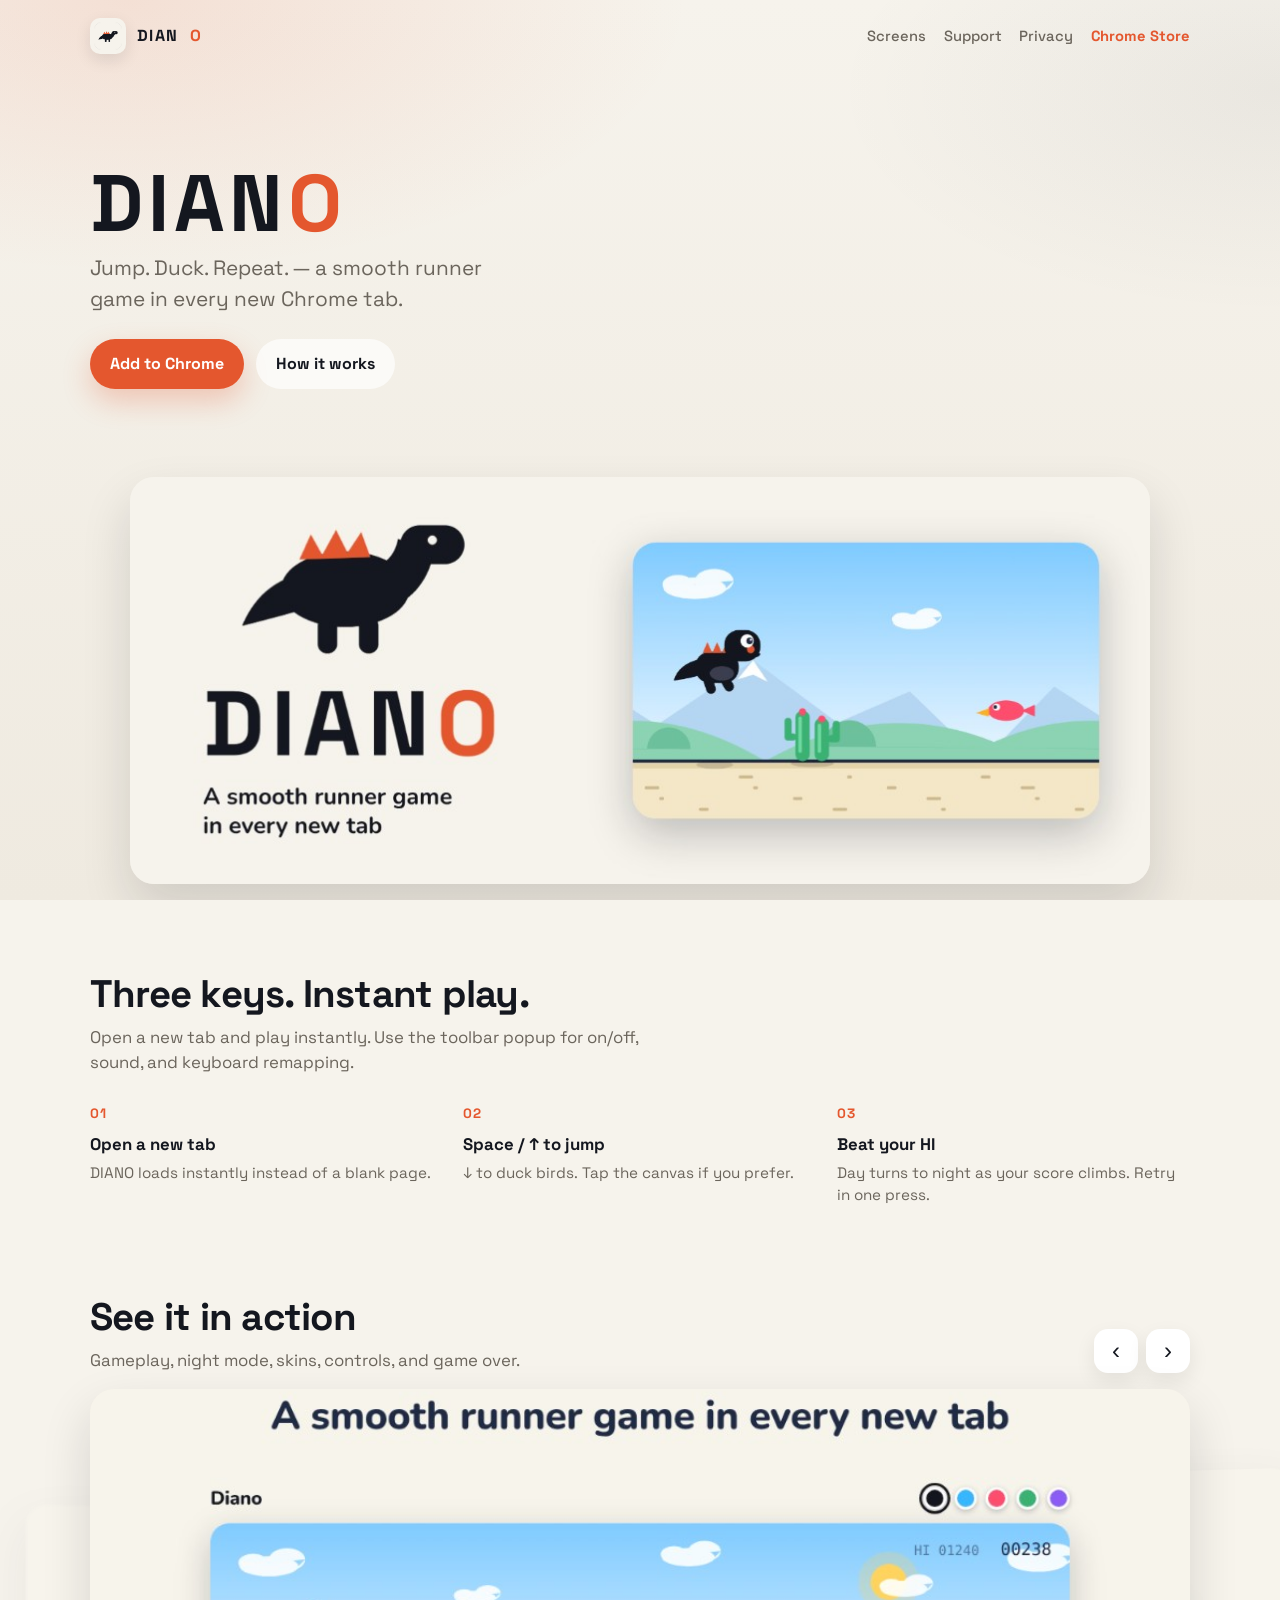
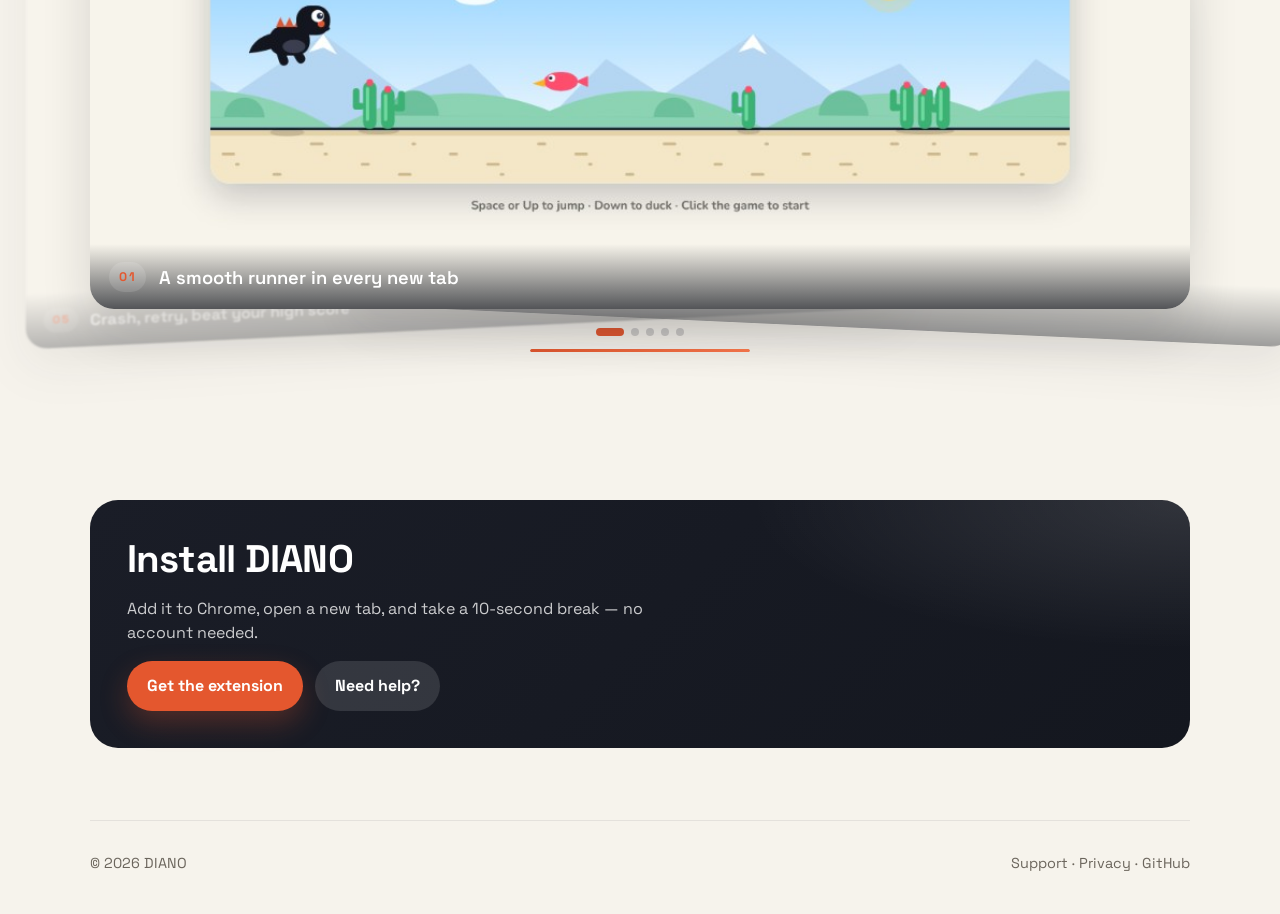
<file: docs/index.html>
<!DOCTYPE html>
<html lang="en">
<head>
  <meta charset="UTF-8" />
  <meta name="viewport" content="width=device-width, initial-scale=1" />
  <title>DIANO — Runner in every new tab</title>
  <meta name="description" content="DIANO turns every Chrome new tab into a smooth runner game. Jump, duck, beat your high score." />
  <meta property="og:title" content="DIANO" />
  <meta property="og:description" content="Jump. Duck. Repeat. A smooth runner in every new tab." />
  <meta property="og:image" content="assets/promo-marquee.jpg" />
  <link rel="icon" href="assets/favicon.png" />
  <link rel="preconnect" href="https://fonts.googleapis.com" />
  <link rel="preconnect" href="https://fonts.gstatic.com" crossorigin />
  <link href="https://fonts.googleapis.com/css2?family=Space+Grotesk:wght@500;700&display=swap" rel="stylesheet" />
  <link rel="stylesheet" href="styles.css" />
</head>
<body>
  <header class="hero">
    <div class="wrap">
      <nav class="nav" aria-label="Primary">
        <a class="nav-brand" href="./">
          <img src="assets/favicon.png" alt="" width="36" height="36" />
          DIAN<span>O</span>
        </a>
        <div class="nav-links">
          <a href="#screens">Screens</a>
          <a href="support.html">Support</a>
          <a href="privacy.html">Privacy</a>
          <a class="accent" href="https://chromewebstore.google.com/" target="_blank" rel="noopener">Chrome Store</a>
        </div>
      </nav>

      <div class="hero-inner">
        <h1>DIAN<span>O</span></h1>
        <p class="lede">Jump. Duck. Repeat. — a smooth runner game in every new Chrome tab.</p>
        <div class="cta-row">
          <a class="btn btn-accent" href="https://chromewebstore.google.com/" target="_blank" rel="noopener">Add to Chrome</a>
          <a class="btn btn-ghost" href="#how">How it works</a>
        </div>
      </div>

      <figure class="hero-art">
        <img src="assets/promo-marquee.jpg" alt="DIANO — Jump. Duck. Repeat." width="1400" height="560" />
      </figure>
    </div>
  </header>

  <main>
    <section class="section" id="how">
      <div class="wrap">
        <h2>Three keys. Instant play.</h2>
        <p class="sub">Open a new tab and play instantly. Use the toolbar popup for on/off, sound, and keyboard remapping.</p>
        <div class="steps">
          <div class="step">
            <strong>Open a new tab</strong>
            <p>DIANO loads instantly instead of a blank page.</p>
          </div>
          <div class="step">
            <strong>Space / ↑ to jump</strong>
            <p>↓ to duck birds. Tap the canvas if you prefer.</p>
          </div>
          <div class="step">
            <strong>Beat your HI</strong>
            <p>Day turns to night as your score climbs. Retry in one press.</p>
          </div>
        </div>
      </div>
    </section>

    <section class="section" id="screens" style="padding-top:1rem">
      <div class="wrap">
        <div class="carousel-head">
          <div>
            <h2>See it in action</h2>
            <p class="sub">Gameplay, night mode, skins, controls, and game over.</p>
          </div>
          <div class="carousel-tools" aria-hidden="false">
            <button type="button" class="carousel-btn" id="carouselPrev" aria-label="Previous screenshot">‹</button>
            <button type="button" class="carousel-btn" id="carouselNext" aria-label="Next screenshot">›</button>
          </div>
        </div>

        <div
          class="carousel"
          id="carousel"
          tabindex="0"
          role="region"
          aria-roledescription="carousel"
          aria-label="DIANO screenshots"
        >
          <div class="carousel-stage">
            <article class="carousel-card is-active" data-i="0">
              <img src="assets/shot-gameplay.jpg" alt="DIANO gameplay" width="1024" height="640" />
              <div class="carousel-meta">
                <span class="carousel-index">01</span>
                <p>A smooth runner in every new tab</p>
              </div>
            </article>
            <article class="carousel-card" data-i="1">
              <img src="assets/shot-night.jpg" alt="Night mode" width="1024" height="640" />
              <div class="carousel-meta">
                <span class="carousel-index">02</span>
                <p>Day turns to night as your score climbs</p>
              </div>
            </article>
            <article class="carousel-card" data-i="2">
              <img src="assets/shot-skins.jpg" alt="Runner skins" width="1024" height="640" />
              <div class="carousel-meta">
                <span class="carousel-index">03</span>
                <p>Pick the runner colour you like</p>
              </div>
            </article>
            <article class="carousel-card" data-i="3">
              <img src="assets/shot-controls.jpg" alt="Controls" width="1024" height="640" />
              <div class="carousel-meta">
                <span class="carousel-index">04</span>
                <p>Space to jump. Down to duck.</p>
              </div>
            </article>
            <article class="carousel-card" data-i="4">
              <img src="assets/shot-gameover.jpg" alt="Game over" width="1024" height="640" />
              <div class="carousel-meta">
                <span class="carousel-index">05</span>
                <p>Crash, retry, beat your high score</p>
              </div>
            </article>
          </div>

          <div class="carousel-rail" role="tablist" aria-label="Screenshot dots">
            <button type="button" class="carousel-dot is-on" role="tab" aria-selected="true" aria-label="Slide 1" data-go="0"></button>
            <button type="button" class="carousel-dot" role="tab" aria-selected="false" aria-label="Slide 2" data-go="1"></button>
            <button type="button" class="carousel-dot" role="tab" aria-selected="false" aria-label="Slide 3" data-go="2"></button>
            <button type="button" class="carousel-dot" role="tab" aria-selected="false" aria-label="Slide 4" data-go="3"></button>
            <button type="button" class="carousel-dot" role="tab" aria-selected="false" aria-label="Slide 5" data-go="4"></button>
          </div>
          <div class="carousel-progress" aria-hidden="true"><span id="carouselProgress"></span></div>
        </div>
      </div>
    </section>

    <section class="section">
      <div class="wrap">
        <div class="cta-band">
          <h2>Install DIANO</h2>
          <p>Add it to Chrome, open a new tab, and take a 10-second break — no account needed.</p>
          <div class="cta-row">
            <a class="btn btn-accent" href="https://chromewebstore.google.com/" target="_blank" rel="noopener">Get the extension</a>
            <a class="btn btn-ghost" href="support.html">Need help?</a>
          </div>
        </div>
      </div>
    </section>
  </main>

  <footer class="wrap footer">
    <span>© <span id="y"></span> DIANO</span>
    <div>
      <a href="support.html">Support</a>
      ·
      <a href="privacy.html">Privacy</a>
      ·
      <a href="https://github.com/beingamit4197/diano" target="_blank" rel="noopener">GitHub</a>
    </div>
  </footer>
  <script src="carousel.js"></script>
  <script>document.getElementById("y").textContent = new Date().getFullYear();</script>
</body>
</html>
</file>
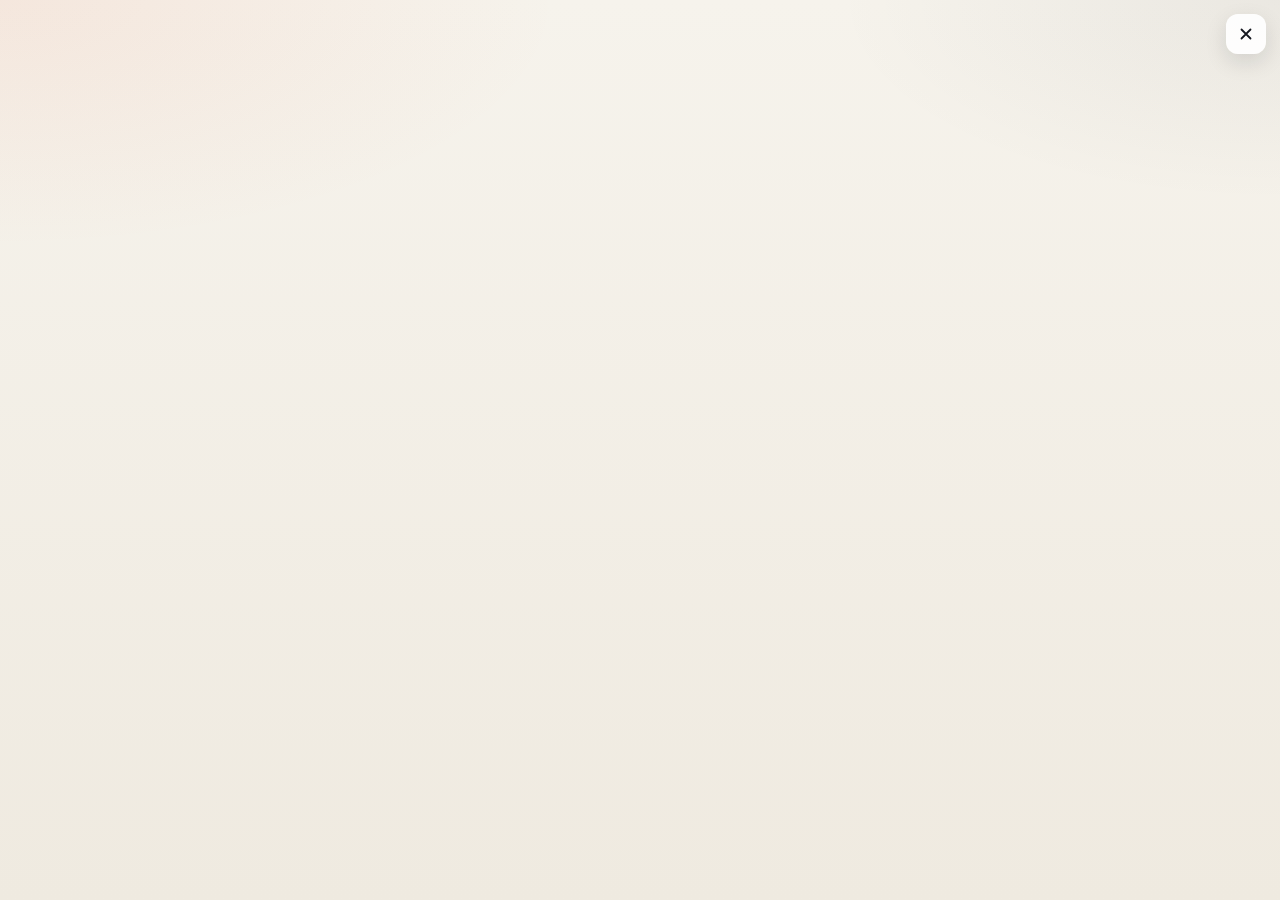
<file: newtab.html>
<!DOCTYPE html>
<html lang="en">
<head>
  <meta charset="UTF-8" />
  <meta name="viewport" content="width=device-width, initial-scale=1" />
  <meta name="theme-color" content="#F6F3EC" />
  <title>New Tab</title>
  <link rel="preconnect" href="https://fonts.googleapis.com" />
  <link rel="preconnect" href="https://fonts.gstatic.com" crossorigin />
  <link href="https://fonts.googleapis.com/css2?family=Space+Grotesk:wght@500;700&display=swap" rel="stylesheet" />
  <link rel="stylesheet" href="style.css" />
  <link rel="stylesheet" href="search.css" />
</head>
<body>
  <div class="top-bar">
    <button type="button" class="close-ntp" id="closeNtp" title="Back to Chrome new tab" aria-label="Close and open Chrome new tab">
      <svg viewBox="0 0 24 24" aria-hidden="true" fill="none" stroke="currentColor" stroke-width="2.4" stroke-linecap="round">
        <path d="M6 6l12 12M18 6L6 18" />
      </svg>
    </button>
  </div>

  <div id="game-root" class="view" hidden>
    <main>
      <header>
        <div class="brand-lockup">
          <img class="brand-mark" src="icons/icon128.png" alt="" width="44" height="44" />
          <h1>DIAN<span>O</span></h1>
        </div>
        <div id="skins" role="group" aria-label="Runner colour">
          <button type="button" data-skin="0" class="skin" style="--c:#38B6FF" aria-label="Blue runner"></button>
          <button type="button" data-skin="1" class="skin" style="--c:#E4572E" aria-label="Orange runner"></button>
          <button type="button" data-skin="2" class="skin" style="--c:#3BB273" aria-label="Green runner"></button>
          <button type="button" data-skin="3" class="skin" style="--c:#8B5CF6" aria-label="Purple runner"></button>
        </div>
      </header>
      <canvas id="c" tabindex="0" aria-label="DIANO runner game"></canvas>
      <p class="hint" id="hint">Loading controls…</p>
    </main>
  </div>

  <div id="search-root" class="view" hidden>
    <div class="search-shell">
      <img class="search-logo" src="icons/logo-256.png" alt="DIANO" width="200" height="198" />
      <p class="search-sub">Game is turned off. Search the web, or enable DIANO from the extension popup.</p>
      <form class="search-form" action="https://www.google.com/search" method="get" role="search">
        <input
          class="search-input"
          type="search"
          name="q"
          placeholder="Search Google"
          autocomplete="off"
          autofocus
        />
        <button class="search-btn" type="submit">Search</button>
      </form>
      <p class="search-tip">Toolbar → DIANO icon → turn <strong>Game on new tab</strong> ON</p>
    </div>
  </div>

  <script src="sounds.js"></script>
  <script src="newtab.js"></script>
</body>
</html>
</file>
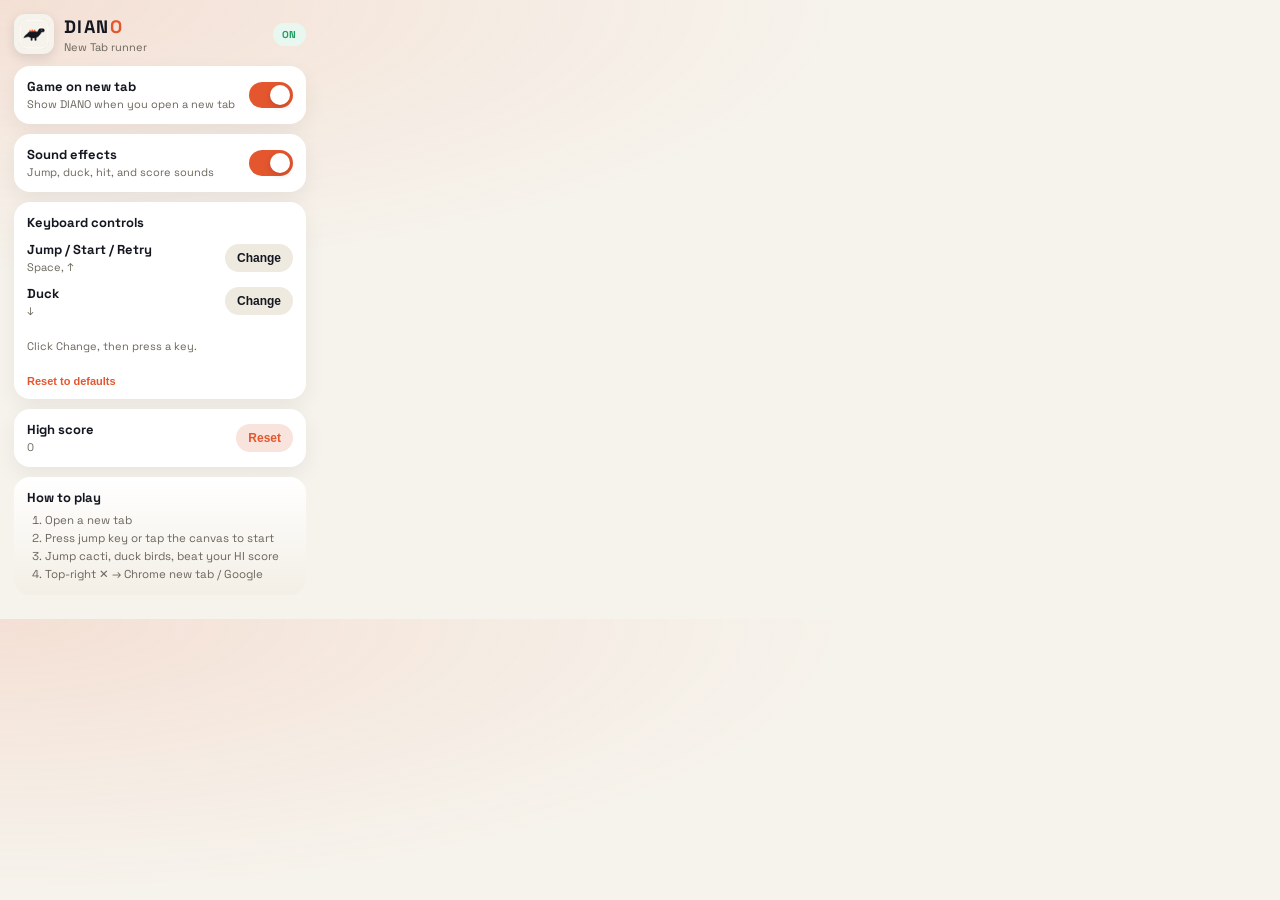
<file: popup.html>
<!DOCTYPE html>
<html lang="en">
<head>
  <meta charset="UTF-8" />
  <meta name="viewport" content="width=device-width, initial-scale=1" />
  <title>DIANO</title>
  <link rel="preconnect" href="https://fonts.googleapis.com" />
  <link rel="preconnect" href="https://fonts.gstatic.com" crossorigin />
  <link href="https://fonts.googleapis.com/css2?family=Space+Grotesk:wght@500;700&display=swap" rel="stylesheet" />
  <link rel="stylesheet" href="popup.css" />
</head>
<body>
  <header class="header">
    <div class="brand">
      <img src="icons/icon48.png" alt="" width="40" height="40" />
      <div>
        <h1>DIAN<span>O</span></h1>
        <p class="tag">New Tab runner</p>
      </div>
    </div>
    <div class="status" id="statusPill" data-on="true">ON</div>
  </header>

  <section class="card">
    <div class="row">
      <div class="row-text">
        <strong>Game on new tab</strong>
        <span>Show DIANO when you open a new tab</span>
      </div>
      <label class="switch">
        <input type="checkbox" id="enabled" checked />
        <span class="slider"></span>
      </label>
    </div>
  </section>

  <section class="card">
    <div class="row">
      <div class="row-text">
        <strong>Sound effects</strong>
        <span>Jump, duck, hit, and score sounds</span>
      </div>
      <label class="switch">
        <input type="checkbox" id="sound" checked />
        <span class="slider"></span>
      </label>
    </div>
  </section>

  <section class="card stack">
    <div class="section-label">Keyboard controls</div>
    <div class="key-row">
      <div>
        <strong>Jump / Start / Retry</strong>
        <span id="jumpLabel">Space, ↑</span>
      </div>
      <button type="button" class="chip" id="bindJump">Change</button>
    </div>
    <div class="key-row">
      <div>
        <strong>Duck</strong>
        <span id="duckLabel">↓</span>
      </div>
      <button type="button" class="chip" id="bindDuck">Change</button>
    </div>
    <p class="hint" id="bindHint">Click Change, then press a key.</p>
    <button type="button" class="link-btn" id="resetKeys">Reset to defaults</button>
  </section>

  <section class="card">
    <div class="row">
      <div class="row-text">
        <strong>High score</strong>
        <span id="hiScore">0</span>
      </div>
      <button type="button" class="chip danger" id="resetHi">Reset</button>
    </div>
  </section>

  <section class="card tip">
    <div class="tip-title">How to play</div>
    <ol>
      <li>Open a new tab</li>
      <li>Press jump key or tap the canvas to start</li>
      <li>Jump cacti, duck birds, beat your HI score</li>
      <li>Top-right ✕ → Chrome new tab / Google</li>
    </ol>
  </section>

  <script src="popup.js"></script>
</body>
</html>
</file>
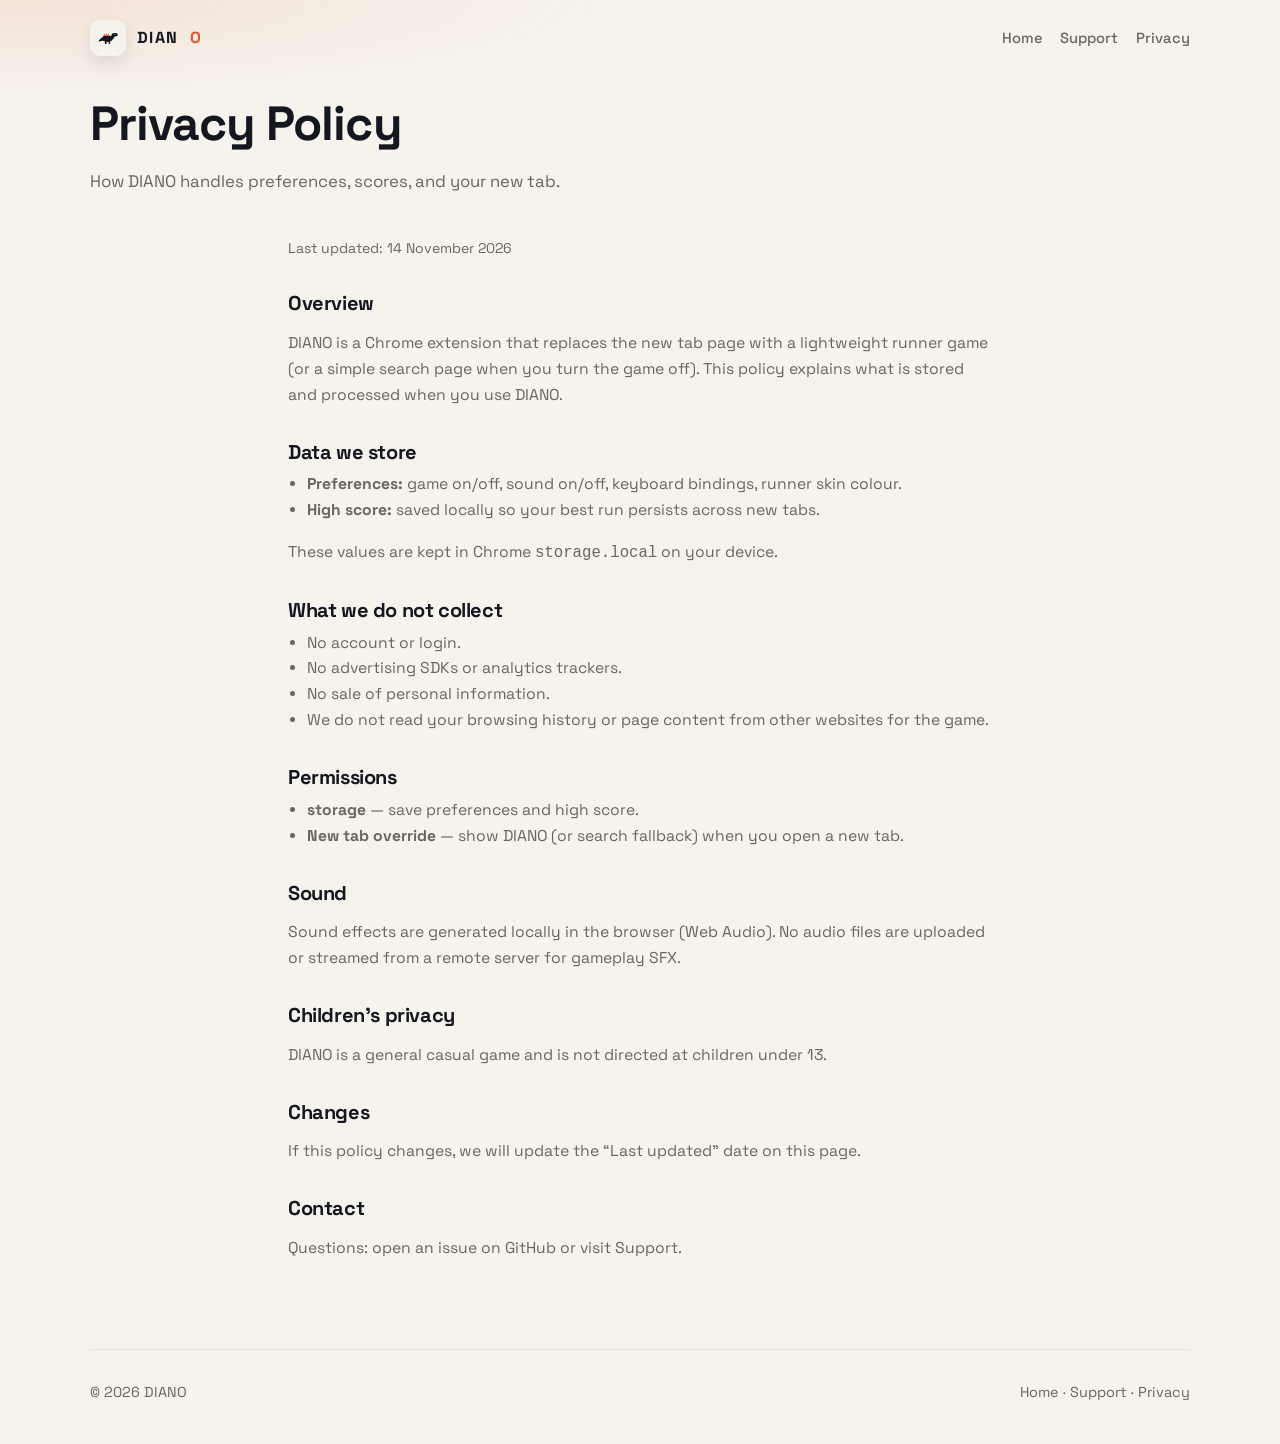
<file: docs/privacy.html>
<!DOCTYPE html>
<html lang="en">
<head>
  <meta charset="UTF-8" />
  <meta name="viewport" content="width=device-width, initial-scale=1" />
  <title>Privacy Policy — DIANO</title>
  <meta name="description" content="Privacy Policy for the DIANO Chrome new-tab runner extension." />
  <link rel="icon" href="assets/favicon.png" />
  <link rel="preconnect" href="https://fonts.googleapis.com" />
  <link rel="preconnect" href="https://fonts.gstatic.com" crossorigin />
  <link href="https://fonts.googleapis.com/css2?family=Space+Grotesk:wght@500;700&display=swap" rel="stylesheet" />
  <link rel="stylesheet" href="styles.css" />
</head>
<body>
  <div class="page-hero">
    <div class="wrap">
      <nav class="nav" aria-label="Primary">
        <a class="nav-brand" href="./">
          <img src="assets/favicon.png" alt="" width="36" height="36" />
          DIAN<span>O</span>
        </a>
        <div class="nav-links">
          <a href="./">Home</a>
          <a href="support.html">Support</a>
          <a href="privacy.html" aria-current="page">Privacy</a>
        </div>
      </nav>
      <h1>Privacy Policy</h1>
      <p>How DIANO handles preferences, scores, and your new tab.</p>
    </div>
  </div>

  <main class="section" style="padding-top:0.5rem">
    <div class="wrap prose">
      <p class="updated">Last updated: 14 November 2026</p>

      <h2>Overview</h2>
      <p>
        DIANO is a Chrome extension that replaces the new tab page with a lightweight runner game
        (or a simple search page when you turn the game off). This policy explains what is stored
        and processed when you use DIANO.
      </p>

      <h2>Data we store</h2>
      <ul>
        <li><strong>Preferences:</strong> game on/off, sound on/off, keyboard bindings, runner skin colour.</li>
        <li><strong>High score:</strong> saved locally so your best run persists across new tabs.</li>
      </ul>
      <p>These values are kept in Chrome <code>storage.local</code> on your device.</p>

      <h2>What we do not collect</h2>
      <ul>
        <li>No account or login.</li>
        <li>No advertising SDKs or analytics trackers.</li>
        <li>No sale of personal information.</li>
        <li>We do not read your browsing history or page content from other websites for the game.</li>
      </ul>

      <h2>Permissions</h2>
      <ul>
        <li><strong>storage</strong> — save preferences and high score.</li>
        <li><strong>New tab override</strong> — show DIANO (or search fallback) when you open a new tab.</li>
      </ul>

      <h2>Sound</h2>
      <p>
        Sound effects are generated locally in the browser (Web Audio). No audio files are uploaded
        or streamed from a remote server for gameplay SFX.
      </p>

      <h2>Children’s privacy</h2>
      <p>DIANO is a general casual game and is not directed at children under 13.</p>

      <h2>Changes</h2>
      <p>If this policy changes, we will update the “Last updated” date on this page.</p>

      <h2>Contact</h2>
      <p>
        Questions: open an issue on
        <a href="https://github.com/beingamit4197/diano/issues" target="_blank" rel="noopener">GitHub</a>
        or visit <a href="support.html">Support</a>.
      </p>
    </div>
  </main>

  <footer class="wrap footer">
    <span>© <span id="y"></span> DIANO</span>
    <div>
      <a href="./">Home</a>
      ·
      <a href="support.html">Support</a>
      ·
      <a href="privacy.html">Privacy</a>
    </div>
  </footer>
  <script>document.getElementById("y").textContent = new Date().getFullYear();</script>
</body>
</html>
</file>
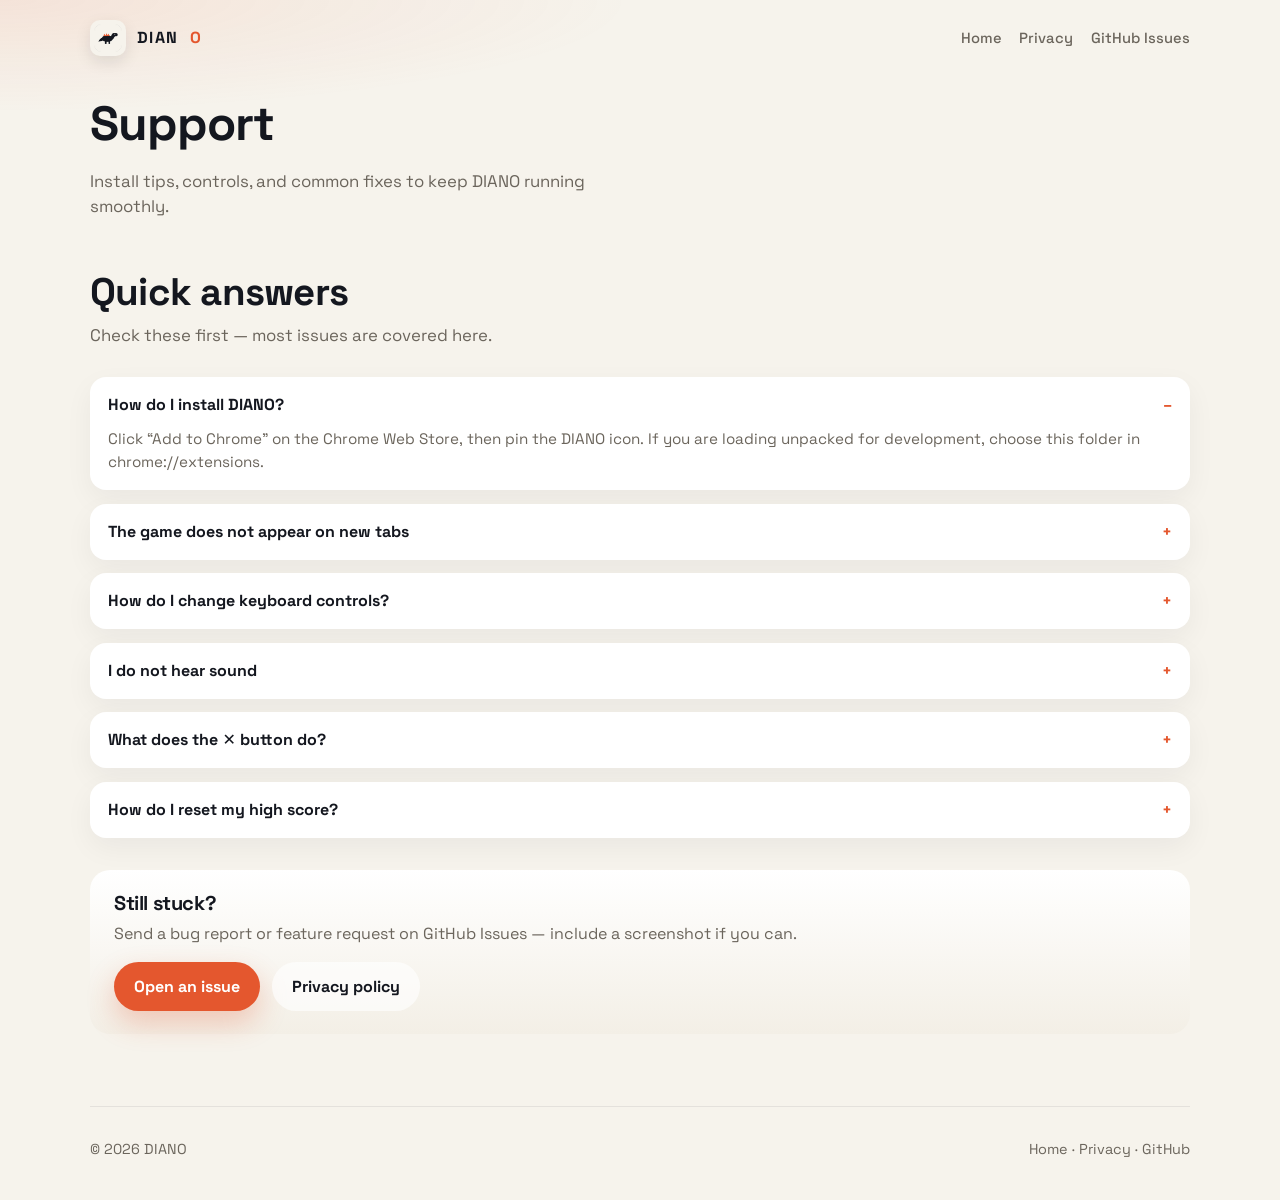
<file: docs/support.html>
<!DOCTYPE html>
<html lang="en">
<head>
  <meta charset="UTF-8" />
  <meta name="viewport" content="width=device-width, initial-scale=1" />
  <title>Support — DIANO</title>
  <meta name="description" content="Help and support for the DIANO Chrome new-tab runner." />
  <link rel="icon" href="assets/favicon.png" />
  <link rel="preconnect" href="https://fonts.googleapis.com" />
  <link rel="preconnect" href="https://fonts.gstatic.com" crossorigin />
  <link href="https://fonts.googleapis.com/css2?family=Space+Grotesk:wght@500;700&display=swap" rel="stylesheet" />
  <link rel="stylesheet" href="styles.css" />
</head>
<body>
  <div class="page-hero">
    <div class="wrap">
      <nav class="nav" aria-label="Primary">
        <a class="nav-brand" href="./">
          <img src="assets/favicon.png" alt="" width="36" height="36" />
          DIAN<span>O</span>
        </a>
        <div class="nav-links">
          <a href="./">Home</a>
          <a href="privacy.html">Privacy</a>
          <a href="https://github.com/beingamit4197/diano/issues" target="_blank" rel="noopener">GitHub Issues</a>
        </div>
      </nav>
      <h1>Support</h1>
      <p>Install tips, controls, and common fixes to keep DIANO running smoothly.</p>
    </div>
  </div>

  <main class="section" style="padding-top:1rem">
    <div class="wrap">
      <h2>Quick answers</h2>
      <p class="sub">Check these first — most issues are covered here.</p>

      <div class="faq">
        <details open>
          <summary>How do I install DIANO?</summary>
          <p>Click “Add to Chrome” on the Chrome Web Store, then pin the DIANO icon. If you are loading unpacked for development, choose this folder in chrome://extensions.</p>
        </details>
        <details>
          <summary>The game does not appear on new tabs</summary>
          <p>Open the toolbar popup and turn <strong>Game on new tab</strong> ON. Then open a fresh new tab. Refresh older tabs if needed.</p>
        </details>
        <details>
          <summary>How do I change keyboard controls?</summary>
          <p>Open the extension popup → Jump / Duck → <strong>Change</strong> → press a new key. Press Esc to cancel. Use Reset to defaults for Space / ↑ / ↓.</p>
        </details>
        <details>
          <summary>I do not hear sound</summary>
          <p>Turn Sound effects ON in the popup. The browser unlocks audio after the first jump or start — press Space once.</p>
        </details>
        <details>
          <summary>What does the ✕ button do?</summary>
          <p>The top-right ✕ on the new tab takes you back to Chrome’s default new tab page or Google when you want normal browsing.</p>
        </details>
        <details>
          <summary>How do I reset my high score?</summary>
          <p>Popup → High score → Reset. Only the local HI value is cleared.</p>
        </details>
      </div>

      <div class="contact">
        <h2>Still stuck?</h2>
        <p>Send a bug report or feature request on GitHub Issues — include a screenshot if you can.</p>
        <div class="cta-row">
          <a class="btn btn-accent" href="https://github.com/beingamit4197/diano/issues/new" target="_blank" rel="noopener">Open an issue</a>
          <a class="btn btn-ghost" href="privacy.html">Privacy policy</a>
        </div>
      </div>
    </div>
  </main>

  <footer class="wrap footer">
    <span>© <span id="y"></span> DIANO</span>
    <div>
      <a href="./">Home</a>
      ·
      <a href="privacy.html">Privacy</a>
      ·
      <a href="https://github.com/beingamit4197/diano" target="_blank" rel="noopener">GitHub</a>
    </div>
  </footer>
  <script>document.getElementById("y").textContent = new Date().getFullYear();</script>
</body>
</html>
</file>
<file: docs/styles.css>
:root {
  --ink: #14171f;
  --accent: #e4572e;
  --cream: #f6f3ec;
  --cream-2: #efeae0;
  --muted: #6b655c;
  --white: #fff;
  --ease: cubic-bezier(0.22, 1, 0.36, 1);
  --font: "Space Grotesk", system-ui, sans-serif;
}

*, *::before, *::after { box-sizing: border-box; }
html { scroll-behavior: smooth; }
body {
  margin: 0;
  font-family: var(--font);
  color: var(--ink);
  background: var(--cream);
  line-height: 1.5;
  -webkit-font-smoothing: antialiased;
}
img { max-width: 100%; display: block; }
a { color: inherit; text-decoration: none; }

.wrap {
  width: min(1100px, calc(100% - 2.5rem));
  margin-inline: auto;
}

/* Nav */
.nav {
  position: relative;
  z-index: 5;
  display: flex;
  align-items: center;
  justify-content: space-between;
  gap: 1rem;
  width: min(1100px, calc(100% - 2.5rem));
  margin-inline: auto;
  padding: 1.15rem 0;
}

.hero .nav {
  position: absolute;
  top: 0;
  left: 50%;
  transform: translateX(-50%);
  width: min(1100px, calc(100% - 2.5rem));
}

.nav-brand {
  display: flex;
  align-items: center;
  gap: 0.7rem;
  font-weight: 700;
  letter-spacing: 0.08em;
  color: var(--ink);
}
.nav-brand img {
  width: 36px;
  height: 36px;
  border-radius: 10px;
  background: var(--cream);
  box-shadow: 0 6px 16px rgba(20, 23, 31, 0.1);
}
.nav-brand span { color: var(--accent); }

.nav-links {
  display: flex;
  flex-wrap: wrap;
  gap: 0.85rem 1.1rem;
  font-size: 0.92rem;
  font-weight: 500;
  color: var(--muted);
}
.nav-links a:hover { color: var(--ink); }
.nav-links a.accent { color: var(--accent); font-weight: 700; }

/* Hero */
.hero {
  position: relative;
  min-height: 100svh;
  display: grid;
  align-items: end;
  overflow: hidden;
  color: var(--ink);
  background:
    radial-gradient(80% 55% at 10% 0%, rgba(228, 87, 46, 0.12), transparent 55%),
    radial-gradient(70% 50% at 100% 10%, rgba(20, 23, 31, 0.05), transparent 50%),
    linear-gradient(180deg, #f6f3ec 0%, #efeae0 100%);
}

.hero-inner {
  position: relative;
  z-index: 1;
  padding: 7rem 0 3.5rem;
  max-width: 720px;
  animation: rise 0.75s var(--ease) both;
}

.hero h1 {
  margin: 0 0 0.7rem;
  font-size: clamp(2.8rem, 8vw, 5rem);
  line-height: 0.95;
  letter-spacing: 0.06em;
  font-weight: 700;
}
.hero h1 span { color: var(--accent); }

.hero .lede {
  margin: 0 0 1.5rem;
  max-width: 28rem;
  font-size: clamp(1.05rem, 2.2vw, 1.3rem);
  color: var(--muted);
}

.cta-row {
  display: flex;
  flex-wrap: wrap;
  gap: 0.75rem;
}

.btn {
  display: inline-flex;
  align-items: center;
  justify-content: center;
  min-height: 48px;
  padding: 0.8rem 1.25rem;
  border-radius: 999px;
  border: none;
  font: inherit;
  font-weight: 700;
  cursor: pointer;
  transition: transform 0.18s var(--ease), box-shadow 0.18s;
}
.btn:hover { transform: translateY(-1px); }

.btn-primary {
  background: var(--ink);
  color: #fff;
  box-shadow: 0 12px 28px rgba(20, 23, 31, 0.2);
}
.btn-accent {
  background: var(--accent);
  color: #fff;
  box-shadow: 0 12px 28px rgba(228, 87, 46, 0.28);
}
.btn-ghost {
  background: rgba(255, 255, 255, 0.65);
  color: var(--ink);
}

@keyframes rise {
  from { opacity: 0; transform: translateY(16px); }
  to { opacity: 1; transform: none; }
}

.hero-art {
  margin-top: 2rem;
  border-radius: 24px;
  overflow: hidden;
  box-shadow: 0 24px 50px rgba(20, 23, 31, 0.14);
  animation: rise 0.85s var(--ease) 0.1s both;
}
.hero-art img { width: 100%; height: auto; }

/* Sections */
.section { padding: 4.5rem 0; }
.section h2 {
  margin: 0 0 0.55rem;
  font-size: clamp(1.7rem, 3.5vw, 2.4rem);
  letter-spacing: -0.02em;
  line-height: 1.15;
}
.section .sub {
  margin: 0 0 1.8rem;
  max-width: 36rem;
  color: var(--muted);
  font-size: 1.05rem;
}

/* Modern stacked carousel */
.carousel-head {
  display: flex;
  align-items: flex-end;
  justify-content: space-between;
  gap: 1rem;
  margin-bottom: 0.5rem;
}
.carousel-head .sub { margin-bottom: 0; }

.carousel-tools {
  display: flex;
  gap: 0.5rem;
  flex-shrink: 0;
}

.carousel-btn {
  width: 44px;
  height: 44px;
  border: none;
  border-radius: 14px;
  background: var(--white);
  color: var(--ink);
  font-size: 1.5rem;
  line-height: 1;
  cursor: pointer;
  box-shadow: 0 8px 20px rgba(20, 23, 31, 0.08);
  transition: transform 0.15s var(--ease), background 0.15s, color 0.15s;
}
.carousel-btn:hover {
  background: var(--ink);
  color: #fff;
  transform: translateY(-1px);
}
.carousel-btn:active { transform: scale(0.96); }

.carousel {
  position: relative;
  outline: none;
  padding: 0.5rem 0 0.25rem;
}

.carousel-stage {
  position: relative;
  height: clamp(280px, 52vw, 520px);
  perspective: 1400px;
  touch-action: pan-y;
}

.carousel-card {
  position: absolute;
  inset: 0;
  margin: 0;
  border-radius: 24px;
  overflow: hidden;
  background: var(--cream-2);
  box-shadow: 0 22px 50px rgba(20, 23, 31, 0.14);
  transform-origin: center bottom;
  transition:
    transform 0.55s var(--ease),
    opacity 0.45s var(--ease),
    filter 0.45s var(--ease);
  opacity: 0;
  pointer-events: none;
  filter: blur(2px);
  z-index: 1;
}

.carousel-card img {
  width: 100%;
  height: 100%;
  object-fit: cover;
  display: block;
}

.carousel-meta {
  position: absolute;
  left: 0;
  right: 0;
  bottom: 0;
  display: flex;
  align-items: flex-end;
  gap: 0.85rem;
  padding: 1.1rem 1.2rem;
  background: linear-gradient(180deg, transparent, rgba(20, 23, 31, 0.72));
  color: #fff;
}

.carousel-index {
  font-size: 0.78rem;
  font-weight: 700;
  letter-spacing: 0.14em;
  color: var(--accent);
  background: rgba(255, 255, 255, 0.12);
  border-radius: 999px;
  padding: 0.35rem 0.6rem;
}

.carousel-meta p {
  margin: 0;
  font-size: clamp(0.95rem, 2vw, 1.15rem);
  font-weight: 600;
}

.carousel-card.is-active {
  opacity: 1;
  filter: none;
  transform: translate3d(0, 0, 0) scale(1) rotateY(0deg);
  z-index: 5;
  pointer-events: auto;
}
.carousel-card.is-next {
  opacity: 0.55;
  filter: blur(0.5px);
  transform: translate3d(14%, 6%, -80px) scale(0.9) rotateY(-12deg);
  z-index: 3;
}
.carousel-card.is-prev {
  opacity: 0.4;
  filter: blur(1px);
  transform: translate3d(-14%, 8%, -120px) scale(0.86) rotateY(12deg);
  z-index: 2;
}
.carousel-card.is-far {
  opacity: 0;
  transform: translate3d(0, 18%, -180px) scale(0.8);
  z-index: 1;
}

.carousel-rail {
  display: flex;
  justify-content: center;
  gap: 0.45rem;
  margin-top: 1.15rem;
}

.carousel-dot {
  width: 8px;
  height: 8px;
  border: none;
  border-radius: 999px;
  padding: 0;
  background: rgba(20, 23, 31, 0.18);
  cursor: pointer;
  transition: width 0.25s var(--ease), background 0.25s;
}
.carousel-dot.is-on {
  width: 28px;
  background: var(--accent);
}

.carousel-progress {
  margin: 0.85rem auto 0;
  width: min(220px, 50%);
  height: 3px;
  border-radius: 999px;
  background: rgba(20, 23, 31, 0.08);
  overflow: hidden;
}
.carousel-progress span {
  display: block;
  height: 100%;
  width: 0%;
  background: linear-gradient(90deg, var(--accent), #ff7a4d);
  border-radius: inherit;
  transform-origin: left center;
}

@media (max-width: 640px) {
  .carousel-stage { height: clamp(220px, 62vw, 360px); }
  .carousel-card.is-next,
  .carousel-card.is-prev {
    transform: translate3d(0, 10%, -60px) scale(0.92);
    opacity: 0.25;
  }
}

@media (prefers-reduced-motion: reduce) {
  .carousel-card {
    transition: opacity 0.2s ease;
    filter: none !important;
  }
  .carousel-card.is-next,
  .carousel-card.is-prev,
  .carousel-card.is-far {
    opacity: 0;
    transform: none;
  }
}

.steps {
  display: grid;
  gap: 1.25rem;
  counter-reset: step;
}
@media (min-width: 800px) {
  .steps { grid-template-columns: repeat(3, 1fr); }
}
.step::before {
  counter-increment: step;
  content: "0" counter(step);
  display: block;
  margin-bottom: 0.45rem;
  font-size: 0.85rem;
  font-weight: 700;
  letter-spacing: 0.08em;
  color: var(--accent);
}
.step strong { display: block; margin-bottom: 0.3rem; font-size: 1.05rem; }
.step p { margin: 0; color: var(--muted); font-size: 0.95rem; }

.cta-band {
  padding: 2.3rem;
  border-radius: 28px;
  background:
    radial-gradient(80% 120% at 100% 0%, rgba(255,255,255,0.12), transparent 50%),
    linear-gradient(135deg, #1a1d27, #14171f);
  color: #fff;
  display: grid;
  gap: 1rem;
}
.cta-band h2 { margin: 0; color: #fff; }
.cta-band p { margin: 0; color: rgba(255,255,255,0.78); max-width: 34rem; }
.cta-band .btn-ghost { background: rgba(255,255,255,0.12); color: #fff; }

.footer {
  padding: 2rem 0 2.5rem;
  color: var(--muted);
  font-size: 0.9rem;
  display: flex;
  flex-wrap: wrap;
  gap: 0.75rem 1.25rem;
  justify-content: space-between;
  border-top: 1px solid rgba(20, 23, 31, 0.08);
}
.footer a:hover { color: var(--accent); }

/* Inner pages */
.page-hero {
  padding: 1.25rem 0 2.2rem;
  background:
    radial-gradient(90% 80% at 0% 0%, rgba(228, 87, 46, 0.1), transparent 55%),
    var(--cream);
}
.page-hero .nav {
  position: relative;
  left: auto;
  transform: none;
  width: 100%;
  max-width: none;
  padding: 0 0 2rem;
}
.page-hero h1 {
  margin: 0 0 0.55rem;
  font-size: clamp(2rem, 5vw, 3rem);
  letter-spacing: -0.02em;
}
.page-hero p {
  margin: 0;
  max-width: 36rem;
  color: var(--muted);
  font-size: 1.05rem;
}

.prose { max-width: 44rem; }
.prose h2 {
  margin: 2rem 0 0.55rem;
  font-size: 1.25rem;
}
.prose h2:first-child { margin-top: 0; }
.prose p, .prose li {
  color: var(--muted);
  font-size: 0.98rem;
  line-height: 1.65;
}
.prose ul { margin: 0.4rem 0 0; padding-left: 1.2rem; }
.prose .updated {
  margin: 0 0 1.5rem;
  font-size: 0.88rem;
  color: var(--muted);
}

.faq { display: grid; gap: 0.85rem; }
.faq details {
  border-radius: 16px;
  background: var(--white);
  padding: 1rem 1.15rem;
  box-shadow: 0 10px 28px rgba(20, 23, 31, 0.05);
}
.faq summary {
  cursor: pointer;
  font-weight: 700;
  list-style: none;
}
.faq summary::-webkit-details-marker { display: none; }
.faq summary::after {
  content: "+";
  float: right;
  color: var(--accent);
  font-weight: 700;
}
.faq details[open] summary::after { content: "–"; }
.faq p {
  margin: 0.7rem 0 0;
  color: var(--muted);
  font-size: 0.95rem;
}

.contact {
  margin-top: 2rem;
  padding: 1.4rem 1.5rem;
  border-radius: 20px;
  background: linear-gradient(180deg, #fff, #f3efe6);
}
.contact h2 { margin: 0 0 0.4rem; font-size: 1.25rem; }
.contact p { margin: 0 0 1rem; color: var(--muted); }

@media (max-width: 640px) {
  .nav-links { gap: 0.65rem; font-size: 0.82rem; justify-content: flex-end; }
}

@media (prefers-reduced-motion: reduce) {
  .hero-inner, .hero-art { animation: none !important; }
}
</file>
<file: style.css>
:root {
  --ink: #14171f;
  --accent: #e4572e;
  --cream: #f6f3ec;
  --cream-2: #efeae0;
  --muted: #6b655c;
  --page-bg: #f6f3ec;
}

* { box-sizing: border-box; }

html, body {
  height: 100%;
  margin: 0;
  min-height: 100vh;
  min-height: 100dvh;
}

html { background: var(--page-bg); }

body {
  font-family: "Space Grotesk", system-ui, -apple-system, "Segoe UI", sans-serif;
  color: var(--ink);
  background-color: var(--page-bg);
  background-image:
    radial-gradient(ellipse 80% 50% at 0% 0%, rgba(228, 87, 46, 0.08), transparent 55%),
    radial-gradient(ellipse 70% 45% at 100% 0%, rgba(20, 23, 31, 0.05), transparent 50%),
    linear-gradient(180deg, #f6f3ec 0%, #efeae0 100%);
  background-attachment: fixed;
  display: grid;
  place-items: center;
  position: relative;
  overflow-x: hidden;
}

body::before {
  content: "";
  position: fixed;
  inset: 0;
  z-index: -1;
  background: var(--page-bg);
  pointer-events: none;
}

.top-bar {
  position: fixed;
  top: 14px;
  right: 14px;
  z-index: 50;
  display: flex;
  gap: 8px;
  align-items: center;
}

.close-ntp {
  width: 40px;
  height: 40px;
  border: none;
  border-radius: 12px;
  cursor: pointer;
  background: rgba(255, 255, 255, 0.9);
  color: var(--ink);
  box-shadow: 0 8px 22px rgba(20, 23, 31, 0.12);
  display: grid;
  place-items: center;
  transition: transform 0.15s ease, background 0.15s ease;
}

.close-ntp:hover {
  transform: scale(1.05);
  background: #fff;
}

.close-ntp:active { transform: scale(0.96); }

.close-ntp svg {
  width: 18px;
  height: 18px;
  display: block;
}

#game-root {
  width: 100%;
  min-height: 100vh;
  min-height: 100dvh;
  display: grid;
  place-items: center;
  padding: 56px 16px 28px;
}

main {
  width: min(94vw, 1000px);
}

header {
  display: flex;
  align-items: center;
  justify-content: space-between;
  margin-bottom: 14px;
  gap: 12px;
}

.brand-lockup {
  display: flex;
  align-items: center;
  gap: 12px;
  min-width: 0;
}

.brand-mark {
  width: 44px;
  height: 44px;
  border-radius: 12px;
  box-shadow: 0 6px 16px rgba(20, 23, 31, 0.12);
  background: var(--cream);
}

h1 {
  font-size: clamp(22px, 4vw, 30px);
  font-weight: 700;
  letter-spacing: 0.08em;
  margin: 0;
  color: var(--ink);
}

h1 span { color: var(--accent); }

#skins {
  display: flex;
  gap: 10px;
}

.skin {
  width: 26px;
  height: 26px;
  border-radius: 50%;
  border: 3px solid #fff;
  background: var(--c);
  box-shadow: 0 2px 6px rgba(20, 23, 31, 0.2);
  cursor: pointer;
  padding: 0;
  transition: transform 0.15s;
}

.skin:hover { transform: scale(1.12); }
.skin.on { outline: 3px solid var(--ink); outline-offset: 2px; }
.skin:focus-visible { outline: 3px solid var(--ink); outline-offset: 2px; }

canvas {
  display: block;
  width: 100%;
  border-radius: 22px;
  background: #d9ebe8;
  box-shadow: 0 14px 40px rgba(20, 23, 31, 0.16);
  outline: none;
  border: none;
  -webkit-tap-highlight-color: transparent;
  touch-action: manipulation;
}

canvas:focus,
canvas:focus-visible,
canvas:active {
  outline: none;
  border: none;
  box-shadow: 0 14px 40px rgba(20, 23, 31, 0.16);
}

.hint {
  text-align: center;
  font-size: 14px;
  margin: 16px 0 0;
  color: var(--muted);
}

.view[hidden] { display: none !important; }

@media (prefers-reduced-motion: reduce) {
  .skin, .close-ntp { transition: none; }
}
</file>
<file: search.css>
#search-root {
  min-height: 100vh;
  min-height: 100dvh;
  width: 100%;
  display: grid;
  place-items: center;
  padding: 56px 24px 28px;
  background: transparent;
}

.search-shell {
  width: min(520px, 100%);
  text-align: center;
}

.search-logo {
  margin: 0 auto 10px;
  width: min(220px, 70vw);
  height: auto;
  border-radius: 24px;
  box-shadow: 0 14px 36px rgba(20, 23, 31, 0.12);
  background: #f6f3ec;
}

.search-sub {
  margin: 0 0 22px;
  color: #6b655c;
  font-size: 14px;
  line-height: 1.45;
}

.search-form {
  display: flex;
  gap: 8px;
  align-items: center;
  background: #fff;
  border-radius: 999px;
  padding: 6px 6px 6px 18px;
  box-shadow: 0 10px 30px rgba(20, 23, 31, 0.1);
}

.search-input {
  flex: 1;
  border: none;
  outline: none;
  font: inherit;
  font-size: 15px;
  background: transparent;
  color: #14171f;
  min-width: 0;
}

.search-btn {
  border: none;
  border-radius: 999px;
  padding: 10px 18px;
  font: inherit;
  font-weight: 700;
  cursor: pointer;
  background: #e4572e;
  color: #fff;
}

.search-btn:hover { filter: brightness(0.97); }

.search-tip {
  margin: 18px 0 0;
  font-size: 12px;
  color: #8a8378;
}

.search-tip strong { color: #14171f; }

.view[hidden] { display: none !important; }
</file>
<file: popup.css>
:root {
  --bg: #f6f3ec;
  --surface: #ffffff;
  --ink: #14171f;
  --muted: #6b655c;
  --accent: #e4572e;
  --ok: #1f9d63;
  --ok-bg: #e8f8f0;
  --off: #9a94b0;
  --off-bg: #efeae0;
  --radius: 16px;
  --ease: cubic-bezier(0.22, 1, 0.36, 1);
}

* { box-sizing: border-box; }

body {
  margin: 0;
  width: 320px;
  padding: 14px;
  font-family: "Space Grotesk", system-ui, sans-serif;
  color: var(--ink);
  background:
    radial-gradient(120% 80% at 0% 0%, rgba(228, 87, 46, 0.12) 0%, transparent 55%),
    var(--bg);
  animation: shellIn 0.35s var(--ease) both;
}

@keyframes shellIn {
  from { opacity: 0; transform: translateY(8px); }
  to { opacity: 1; transform: none; }
}

.header {
  display: flex;
  align-items: center;
  justify-content: space-between;
  gap: 10px;
  margin-bottom: 12px;
}

.brand {
  display: flex;
  align-items: center;
  gap: 10px;
}

.brand img {
  border-radius: 11px;
  background: var(--bg);
  box-shadow: 0 4px 12px rgba(20, 23, 31, 0.12);
}

h1 {
  margin: 0;
  font-size: 18px;
  font-weight: 700;
  letter-spacing: 0.08em;
}

h1 span { color: var(--accent); }

.tag {
  margin: 2px 0 0;
  font-size: 11px;
  color: var(--muted);
  letter-spacing: 0;
}

.status {
  font-size: 10px;
  font-weight: 800;
  letter-spacing: 0.06em;
  padding: 5px 9px;
  border-radius: 999px;
  background: var(--ok-bg);
  color: var(--ok);
}

.status[data-on="false"] {
  background: var(--off-bg);
  color: var(--off);
}

.card {
  background: var(--surface);
  border: none;
  border-radius: var(--radius);
  padding: 12px 13px;
  box-shadow: 0 8px 22px rgba(20, 23, 31, 0.06);
  margin-bottom: 10px;
}

.card.stack { display: grid; gap: 10px; }

.row {
  display: flex;
  align-items: center;
  justify-content: space-between;
  gap: 12px;
}

.row-text {
  display: grid;
  gap: 2px;
  min-width: 0;
}

.row-text strong,
.key-row strong,
.section-label,
.tip-title {
  font-size: 13px;
  font-weight: 700;
}

.row-text span,
.key-row span,
.hint {
  font-size: 11px;
  color: var(--muted);
  line-height: 1.35;
}

.key-row {
  display: flex;
  align-items: center;
  justify-content: space-between;
  gap: 10px;
}

.key-row > div { display: grid; gap: 2px; }

.chip {
  border: none;
  background: #efeae0;
  color: var(--ink);
  border-radius: 999px;
  padding: 7px 12px;
  font-size: 12px;
  font-weight: 700;
  cursor: pointer;
}

.chip:hover { filter: brightness(0.97); }
.chip.listening {
  background: var(--accent);
  color: #fff;
  animation: pulse 1s ease infinite;
}
.chip.danger {
  background: #f8e4dd;
  color: var(--accent);
}

@keyframes pulse {
  50% { filter: brightness(1.08); }
}

.switch {
  position: relative;
  width: 44px;
  height: 26px;
  flex-shrink: 0;
}

.switch input { opacity: 0; width: 0; height: 0; }

.slider {
  position: absolute;
  inset: 0;
  cursor: pointer;
  background: #ddd6c8;
  border-radius: 999px;
  transition: background 0.2s var(--ease);
}

.slider::before {
  content: "";
  position: absolute;
  width: 20px;
  height: 20px;
  left: 3px;
  top: 3px;
  background: #fff;
  border-radius: 50%;
  box-shadow: 0 2px 6px rgba(0, 0, 0, 0.16);
  transition: transform 0.2s var(--ease);
}

.switch input:checked + .slider { background: var(--accent); }
.switch input:checked + .slider::before { transform: translateX(18px); }

.tip {
  background: linear-gradient(180deg, #fff, #f3efe6);
  box-shadow: none;
}

.tip ol {
  margin: 6px 0 0;
  padding-left: 18px;
  font-size: 11.5px;
  color: var(--muted);
  line-height: 1.55;
}

.link-btn {
  border: none;
  background: none;
  color: var(--accent);
  font-size: 11px;
  font-weight: 700;
  cursor: pointer;
  padding: 0;
  text-align: left;
}

.link-btn:hover { text-decoration: underline; }

.hint.bind-active { color: var(--accent); font-weight: 700; }
</file>
